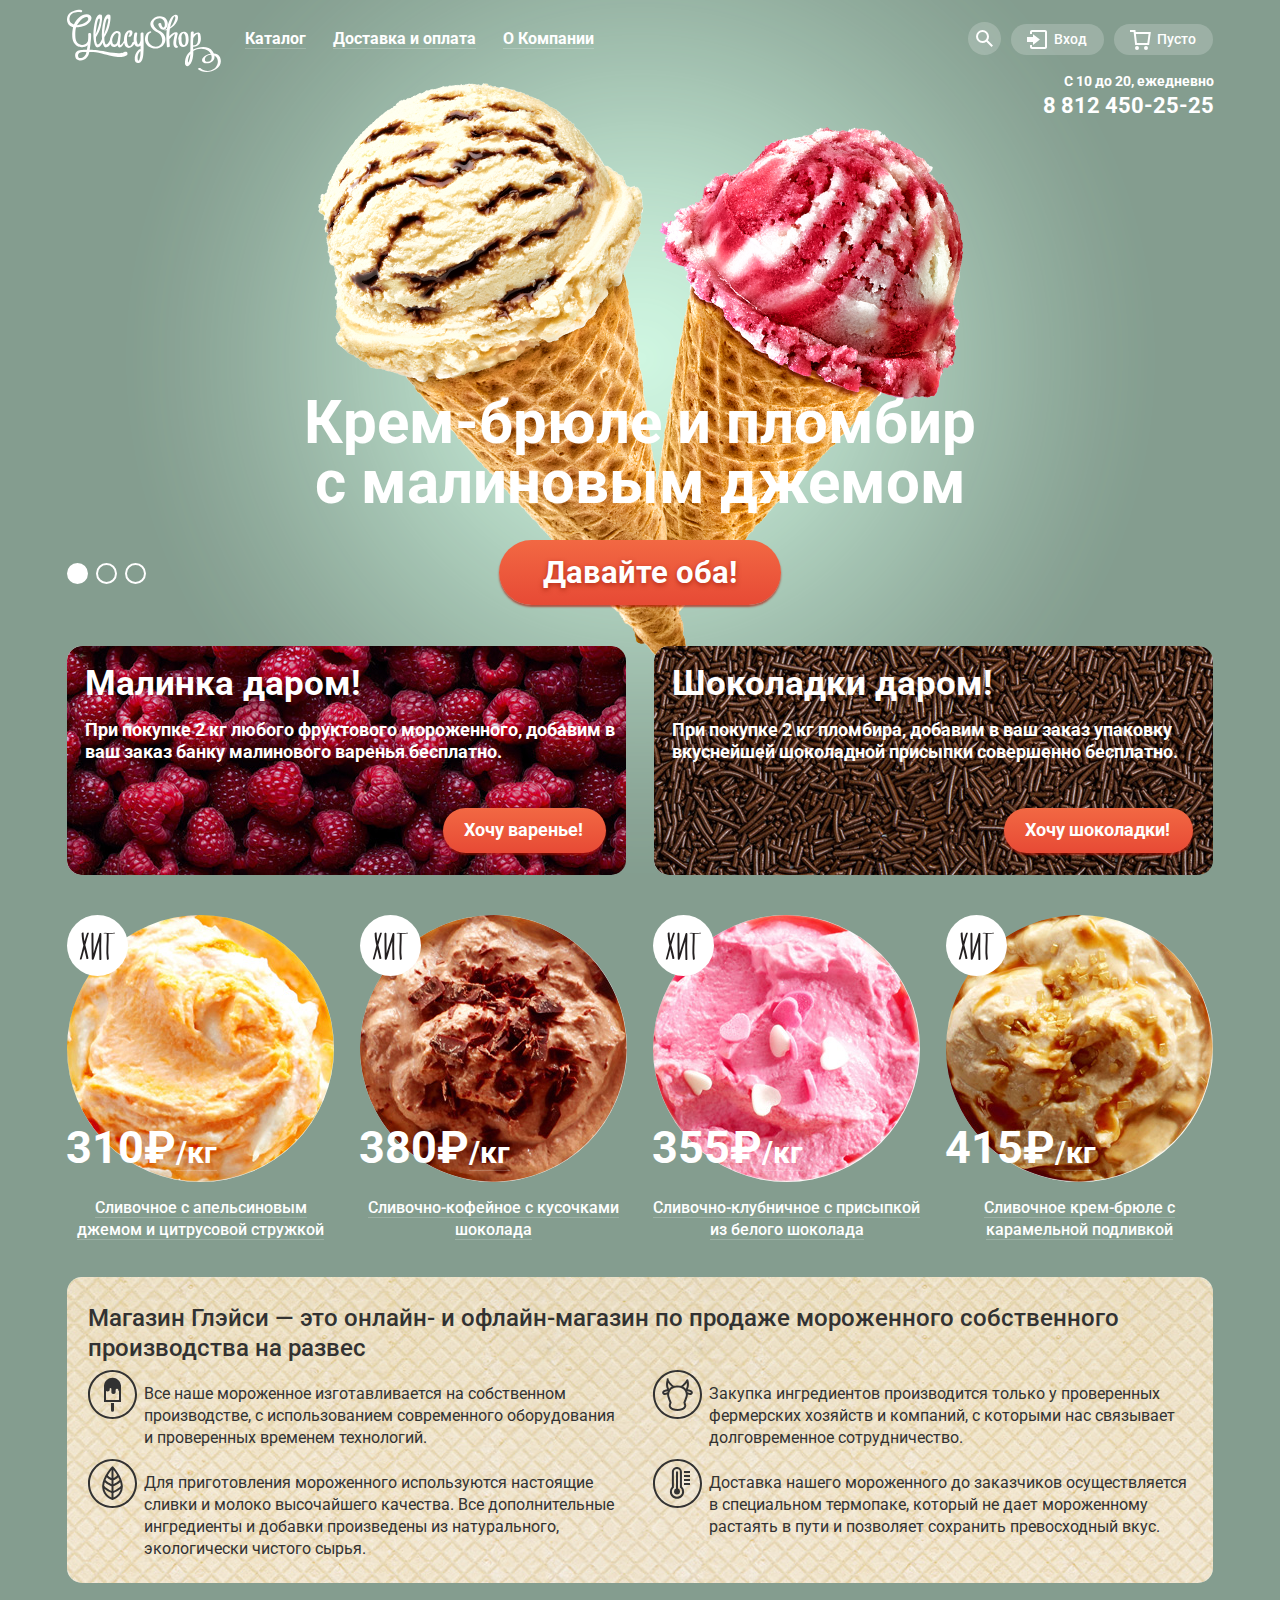
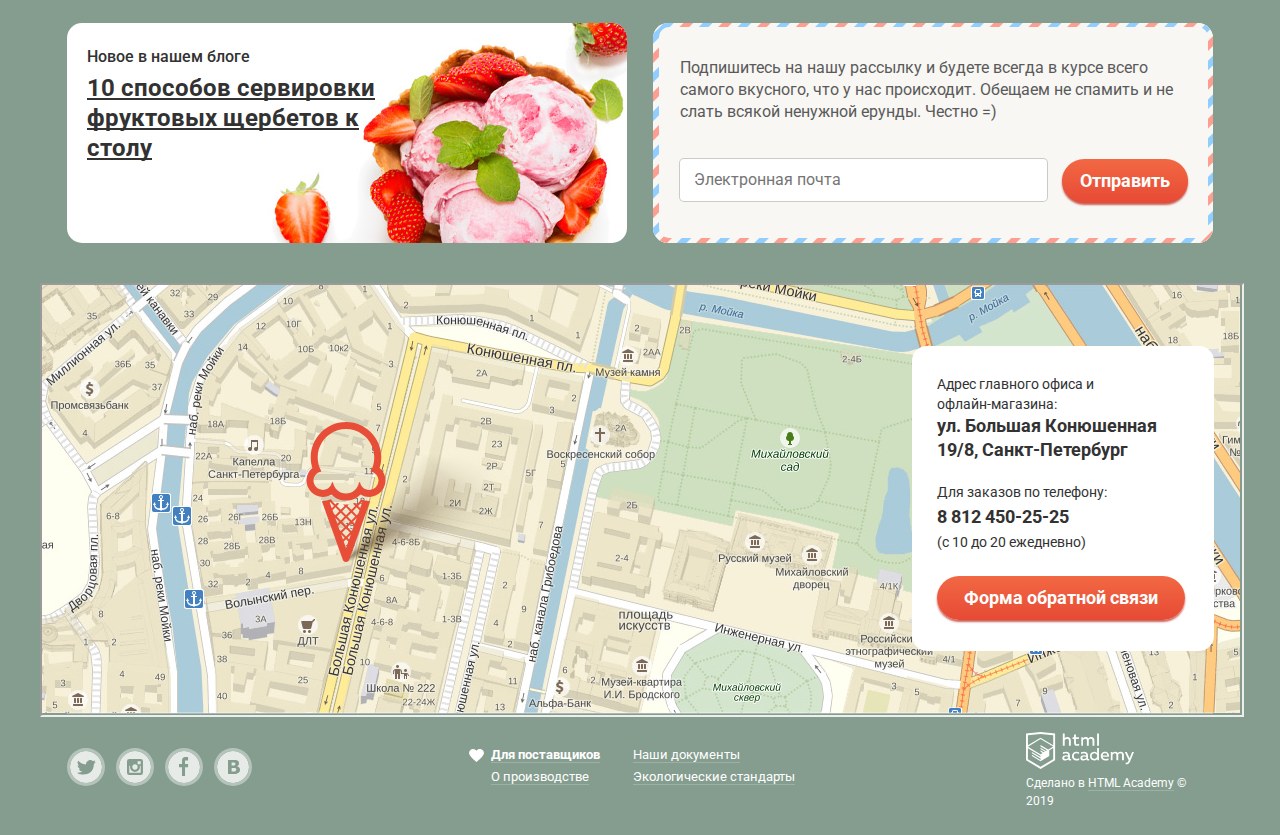
<file: index.html>
﻿<!DOCTYPE html>
<html lang="ru">
	<head>
		<meta charset="utf-8">
		<title>HTML Academy: Глейси</title>
		<link href="https://fonts.googleapis.com/css?family=Roboto:400,500,700&display=swap&subset=cyrillic" rel="stylesheet">
		<link href="css/normolize.css" rel="stylesheet">
		<link href="css/style-mini.css" rel="stylesheet">
	</head>
	<body>
		<input class="visually-hidden" type="radio" id="product-1" name="toggle" checked>
		<input class="visually-hidden" type="radio" id="product-2" name="toggle">
		<input class="visually-hidden" type="radio" id="product-3" name="toggle">
		<div class="site-wrapper">
			<header class="main-header">
			<div class="container">
				<nav class="main-navigation">
					<a class="main-header-logo">
						<img src="img/gllacy.svg" width="154" height="64" alt="Логотип GllacyShop">
					</a>
					<ul class="site-navigation">
						<li class="catalog-popap navigation-background"><a href="full-catalog.html"><span>Каталог</span></a>
							<ul class="site-navigation-catalog">
								<li class="site-navigation-item"><a href="catalog-new.html">Новинки</a></li>
								<li><a href="catalog.html">Сливочное</a></li>
								<li><a href="catalog-cherbet.html">Щербеты</a></li>
								<li><a href="frootice.html">Фруктовый лед</a></li>
								<li><a href="melorin.html">Мелорин</a></li>
							</ul>
						</li>
						<li class="navigation-background"><a href="buy-and-give.html"><span>Доставка и оплата</span></a></li>
						<li class="navigation-background"><a href="about-me.html"><span>О Компании</span></a></li>
					</ul>
					<ul class="user-navigation">
						<li class="user-navigation-search">
							<button type="submit"><span class="visually-hidden">Кнопка поиска</span></button>
							<form class="user-search" action="https://echo.htmlacademy.ru" method="get">
								<input type="search" placeholder="Что ищем?">
							</form>
						</li>
						<li class="user-navigation-enter">
							<a class="login-link" href="enter-form.html">Вход</a>
							<div class="login-user">
								<form class="login-form" action="https://echo.htmlacademy.ru" method="post">
									<div class="login-form-mail">
										<label class="visually-hidden" for="email-1">Электронная почта</label>
										<input id="email-1" type="email" name="login" placeholder="Электронная почта">
									</div>
									<div class="login-form-password">
										<label class="visually-hidden" for="password">Пароль</label>
										<input id="password" name="password" type="password" placeholder="Пароль">
									</div>
									<div class="enter-and-registration">
										<button class="button" type="submit">Войти</button>
										<ul class="registration">
											<li><a href="restore-password.html">Забыли пароль?</a></li>
											<li><a href="new-registration.html">Новая регистрация</a></li>
										</ul>
									</div>
								</form>
							</div>
						</li>
						<li class="user-navigation-basket">
							<a href="basket.html" class="basket-link"><span class="visually-hidden">Корзина</span>Пусто</a>
						</li>
					</ul>
				</nav>
				<div class="site-information">
					<p>С 10 до 20, ежедневно</p>
					<p class="site-information-callnumber">8 812 450-25-25</p>
				</div>
			</div>
			</header>
			<main>
			<div class="container">
				<h1 class="visually-hidden">Магазин мороженного GllacyShop</h1>
				<section class="slider">
					<div class="slider-controls">
						<label for="product-1">Первый</label>
						<label for="product-2">Второй</label>
						<label for="product-3">Третий</label>
					</div>
					<ul class="slider-list">
						<li class="slider-item slide" id="slide1">
							<h3 class="slide-title">Крем-брюле и пломбир с малиновым джемом</h3>
							<a class="button slide-button" href="basket-full.html">Давайте оба!</a>
						</li>
						<li class="slider-item slide" id="slide2">
							<h3 class="slide-title">Шоколадный пломбир и лимонный сорбет</h3>
							<a class="button slide-button" href="basket-full.html">Давайте оба!</a>
						</li>
						<li class="slider-item slide" id="slide3">
							<h3 class="slide-title">Пломбир с помадкой и клубничный щербет</h3>
							<a class="button slide-button" href="basket-full.html">Давайте оба!</a>
						</li>
					</ul>
				</section>
				<section class="stock">
					<div class="stock-raspberries">
						<h3>Малинка даром!</h3>
						<p>При покупке 2 кг любого фруктового мороженного, добавим в ваш заказ банку малинового варенья бесплатно.</p>
						<a class="button" href="basket-full.html">Хочу варенье!</a>
					</div>
					<div class="stock-chocolate">
						<h3>Шоколадки даром!</h3>
						<p>При покупке 2 кг пломбира, добавим в ваш заказ упаковку вкуснейшей шоколадной присыпки совершенно бесплатно.</p>
						<a class="button" href="basket-full.html">Хочу шоколадки!</a>
					</div>
				</section>
				<ul class="catalog-list">
					<li class="catalog-item hit-item">
						<div>
							<figure>
								<img src="img/ice-1.jpg" width="267" height="267" alt="Оранжевое мороженное">
								<figcaption><a href="#"><span>Сливочное с апельсиновым джемом и цитрусовой стружкой</span></a></figcaption>
							</figure>
							<p>310&#x20bd;<span class="disain-price">/кг</span></p>
							<a class="button" href="ice-1.html">Быстрый просмотр</a>
						</div>
					</li>
					<li class="catalog-item hit-item">
						<div>
							<figure>
								<img src="img/ice-2.jpg" width="267" height="267" alt="Шоколадное мороженное">
								<figcaption><a href="#"><span>Сливочно-кофейное с кусочками шоколада</span></a></figcaption>
							</figure>
							<p>380&#x20bd;<span class="disain-price">/кг</span></p>
							<a class="button" href="ice-2.html">Быстрый просмотр</a>
						</div>
					</li>
					<li class="catalog-item hit-item">
						<div>
							<figure>
								<img src="img/ice-3.jpg" width="267" height="267" alt="Розовое с белыми сердечками">
								<figcaption><a href="#"><span>Сливочно-клубничное с присыпкой из белого шоколада</span></a></figcaption>
							</figure>
							<p>355&#x20bd;<span class="disain-price">/кг</span></p>
							<a class="button" href="ice-3.html">Быстрый просмотр</a>
						</div>
					</li>
					<li class="catalog-item hit-item">
						<div>
							<figure>
								<img src="img/ice-4.jpg" width="267" height="267" alt="Карамельное мороженное">
								<figcaption><a href="#"><span>Сливочное крем-брюле с карамельной подливкой</span></a></figcaption>
							</figure>
							<p>415&#x20bd;<span class="disain-price">/кг</span></p>
							<a class="button" href="ice-4.html">Быстрый просмотр</a>
						</div>
					</li>
				</ul>
				<section class="features">
					<h2 class="visually-hidden">Преимущества</h2>
					<p>Магазин Глэйси &mdash; это онлайн- и офлайн-магазин по продаже мороженного собственного производства на развес</p>
					<ul class="features-list">
						<li class="features-item">Все наше мороженное изготавливается на собственном производстве, с использованием современного оборудования и проверенных временем технологий.</li>
						<li class="features-item">Закупка ингредиентов производится только у проверенных фермерских хозяйств и компаний, с которыми нас связывает долговременное сотрудничество.</li>
						<li class="features-item">Для приготовления мороженного используются настоящие сливки и молоко высочайшего качества. Все дополнительные ингредиенты и добавки произведены из натурального, экологически чистого сырья.</li>
						<li class="features-item">Доставка нашего мороженного до заказчиков осуществляется в специальном термопаке, который не дает мороженному растаять в пути и позволяет сохранить превосходный вкус.</li>
					</ul>
				</section>
				<div class="blog-and-form">
					<article class="blog">
						<p>Новое в нашем блоге</p>
						<a href="new-paper.html">
							<h3 class="blog-news">10 способов сервировки фруктовых щербетов к столу</h3>
						</a>
					</article>
					<div class="subscription">
						<div class="subscription-back">
							<p>Подпишитесь на нашу рассылку и будете всегда в курсе всего самого вкусного, что у нас происходит. Обещаем не спамить и не слать всякой ненужной ерунды. Честно =)</p>
							<form class="subscription-form" action="https://echo.htmlacademy.ru" method="post">
								<label class="visually-hidden" for="email-2">Электронная почта</label>
								<input id="email-2" type="email" name="subscribe-email" placeholder="Электронная почта">
								<button class="button" type="submit">Отправить</button>
							</form>
						</div>
					</div>
				</div>
			</div>
			</main>
			<div class="map-and-contacts">
				<iframe src="https://yandex.ru/map-widget/v1/-/CCgfEYzN" width="1200" height="430"  allowfullscreen></iframe>
				<div class="contacts">
					<p>Адрес главного офиса и офлайн-магазина:</p> 
					<p class="contacts-bold"><b>ул. Большая Конюшенная 19/8, Санкт-Петербург</b></p>
					<p>Для заказов по телефону:</p>
					<p class="contacts-bold"><b>8 812 450-25-25</b></p> 
					<p>(с 10 до 20 ежедневно)</p>
					<a class="button button-calling-form" href="calling-user.html">Форма обратной связи</a> 
				</div>
			</div>
			<footer>
			<div class="container">
			<div class="main-footer">
				<div class="network-social">
					<ul class="footer-social">
						<li class="social-icon"><a class="social-button tw-btn" href="#">Твитер</a></li>
						<li class="social-icon"><a class="social-button inst-btn" href="#">Инстаграм</a></li>
						<li class="social-icon"><a class="social-button face-btn" href="#">Фейсбук</a></li>
						<li class="social-icon"><a class="social-button vk-btn" href="#">Вконтакте</a></li>
					</ul>
				</div>
				<div class="network-information">
					<ul class="footer-list">
						<li class="footer-item"><a href="#"><span>Для поставщиков</span></a></li>
						<li class="footer-item"><a href="#"><span>Наши документы</span></a></li>
						<li class="footer-item"><a href="#"><span>О производстве</span></a></li>
						<li class="footer-item"><a href="#"><span>Экологические стандарты</span></a></li> 
					</ul>
				</div>
				<div class="footer-copyright">
					<a href="https://htmlacademy.ru/intensive/htmlcss">
						<img src="img/logo-htmlacademy-small.svg" width="108" height="39" alt="Логотип HTML Academy">
					</a>
					<p>Сделано в <a href="https://htmlacademy.ru/intensive/htmlcss"><span>HTML Academy</span></a> &copy; 2019</p>
				</div>
			</div>
			</div>
			</footer>
		</div>
		<div class="calling-user">
			<button class="close-button" type="button">Закрыть</button>
			<form class="form-calling-user" action="https://echo.htmlacademy.ru" method="post">
				<p>Мы обязательно вам ответим!</p>
				<div class="call-name">
					<label class="visually-hidden" for="calling-login">Имя</label>
					<input type="text" name="calling-login" id="calling-login" placeholder="Как вас зовут?">
				</div>
				<div class="call-email">
					<label class="visually-hidden" for="calling-email">Электронная почта</label>
					<input type="email" id="calling-email" name="calling-email" placeholder="Ваша почта для ответа?">
				</div>
				<textarea name="comments" placeholder="Напишите что-нибудь"></textarea>
				<button class="button" type="submit">Отправить</button>
			</form>
		</div>
		<script src="js/script-mini.js"></script>
		</body>
</html>
</file>
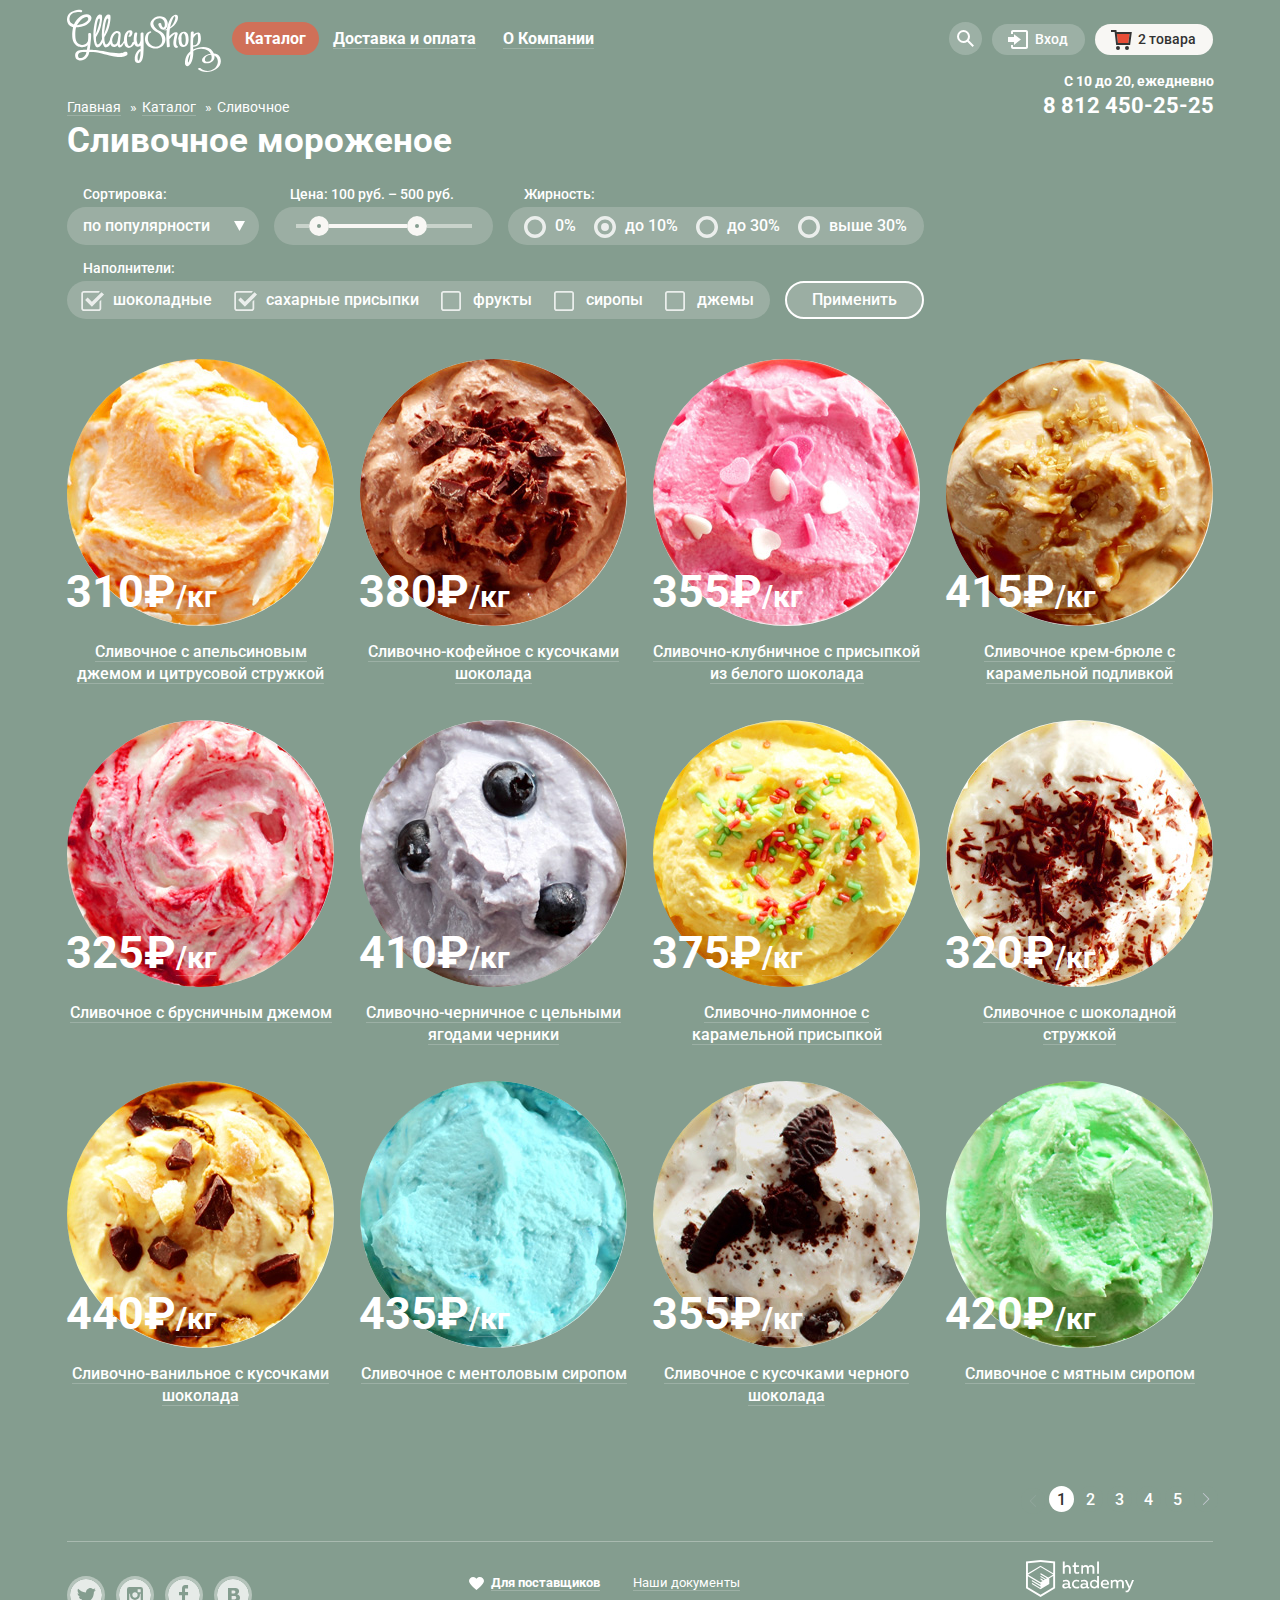
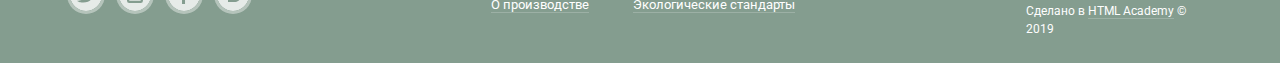
<file: catalog.html>
﻿<!DOCTYPE html>
<html lang="ru">
	<head>
		<meta charset="utf-8">
		<title>HTML Academy: Глейси</title>
		<link href="https://fonts.googleapis.com/css?family=Roboto:400,500,700&display=swap&subset=cyrillic" rel="stylesheet">
		<link href="css/normolize.css" rel="stylesheet">
		<link href="css/style-mini.css" rel="stylesheet">
	</head>
	<body>
		<header class="main-header">
		<div class="container">
			<nav class="main-navigation">
				<a class="main-header-logo" href="index.html">
					<img src="img/gllacy.svg" width="154" height="64" alt="Логотип GllacyShop">
				</a>
				<ul class="site-navigation">
					<li class="catalog-popap navigation-background page-focus"><a href="full-catalog.html"><span>Каталог</span></a>
						<ul class="site-navigation-catalog">
							<li class="site-navigation-item"><a href="catalog-new.html">Новинки</a></li>
							<li class="site-navigation-online"><a href="#">Сливочное</a></li>
							<li><a href="catalog-cherbet.html">Щербеты</a></li>
							<li><a href="frootice.html">Фруктовый лед</a></li>
							<li><a href="melorin.html">Мелорин</a></li>
						</ul>
					</li>
					<li class="navigation-background"><a href="buy-and-give.html"><span>Доставка и оплата</span></a></li>
					<li class="navigation-background"><a href="about-me.html"><span>О Компании</span></a></li>
				</ul>
				<ul class="user-navigation">
					<li class="user-navigation-search">
						<button type="submit"><span class="visually-hidden">Кнопка поиска</span></button>
						<form class="user-search" action="https://echo.htmlacademy.ru" method="get">
							<input type="search" placeholder="Что ищем?">
						</form>
					</li>
					<li class="user-navigation-enter">
						<a class="login-link" href="enter-form.html">Вход</a>
						<div class="login-user">
							<form class="login-form" action="https://echo.htmlacademy.ru" method="post">
								<div class="login-form-mail">
									<label class="visually-hidden" for="email-1">Электронная почта</label>
									<input id="email-1" type="email" name="login" placeholder="Электронная почта">
								</div>
								<div class="login-form-password">
									<label class="visually-hidden" for="password">Пароль</label>
									<input id="password" name="password" type="password" placeholder="Пароль">
								</div>
								<div class="enter-and-registration">
									<button class="button" type="submit">Войти</button>
									<ul class="registration">
										<li><a href="restore-password.html">Забыли пароль?</a></li>
										<li><a href="new-registration.html">Новая регистрация</a></li>
									</ul>
								</div>
							</form>
						</div>
					</li>
					<li class="user-navigation-basket">
						<a href="basket.html" class="basket-link-full"><span class="visually-hidden">Корзина</span>2 товара</a>
						<div class="ice-user-basket">	
							<table class="basket-of-ice">
								<tr>
									<td><button><img width="11" height="11" src="img/delete-btn.svg" alt="Кнопка удаления"></button></td>
									<td><img src="img/ice-1.jpg" width="33" height="33" alt="Апельсиновый пломбир"></td>
									<td>Пломбир с апельсиновым джемом</td>
									<td>1,5кг &times; <span>200 руб.</span></td>
									<td>300 руб.</td>
								</tr>
								<tr>
									<td><button><img width="11" height="11" src="img/delete-btn.svg" alt="Кнопка удаления"></button></td>
									<td><img src="img/ice-3.jpg" width="33" height="33" alt="Клубничный пломбир"></td>
									<td class="basket-of-ice-line">Клубничный пломбир с присыпкой из белого шоколада</td>
									<td class="basket-of-ice-line">1,5кг &times; <span>300 руб.</span></td>
									<td class="basket-of-ice-line">450 руб.</td>
								</tr>
							</table>
							<div class="price-and-buy">
								<p>Итого: 750 руб.</p>
								<a class="button" href="basket-full.html">Оформить заказ</a>
							</div>
						</div>
					</li>
				</ul>
			</nav>
			<div class="site-information">
				<p class="site-information-timework">С 10 до 20, ежедневно</p>
				<p class="site-information-callnumber">8 812 450-25-25</p>
			</div>
		</div>
		</header>
		<main class="main-catalog">
		<div class="container">
			<ul class="road-list">
				<li class="road-item"><a href="index.html"><span>Главная</span></a></li>
				<li class="road-item"><a href="full-catalog.html"><span>Каталог</span></a></li>
				<li>Сливочное</li>
			</ul>
			<h2 class="catalog-name">Сливочное мороженое</h2>
			<form class="selection" action="https://echo.htmlacademy.ru" method="get">
				<div class="selection-sorting">
					<label for="selection-sorting">Сортировка:</label>
					<select class="selected-variant" id="selection-sorting" name="selection-sorting">
						<option>по популярности</option>
						<option>сначала недорогие</option>
						<option>сначала дорогие</option>
						<option>по жирности</option>
					</select>
				</div>
				<div class="selection-price">
					<label>Цена: 100 руб. &ndash; 500 руб.</label>
					<div class="selection-range">
						<div class="disable-range">
							<div class="action-range"></div>
							<button type="button" class="left-range-btn"></button>
							<button type="button" class="right-range-btn"></button>
						</div>
					</div>
				</div>
				<div class="selection-fat">
					<p>Жирность:</p>
					<div>
						<label>
							<input class="visually-hidden" type="radio" name="selection-fat" value="0%">
							<span class="radio-indicator"></span>
							0%
						</label>
						<label>
							<input class="visually-hidden" type="radio" name="selection-fat" value="10%" checked>
							<span class="radio-indicator"></span>
							до 10%
						</label>
						<label>
							<input class="visually-hidden" type="radio" name="selection-fat" value="<30%">
							<span class="radio-indicator"></span>
							до 30%
						</label>
						<label>
							<input class="visually-hidden" type="radio" name="selection-fat" value=">30%">
							<span class="radio-indicator"></span>
							выше 30%
						</label>
					</div>
				</div>
				<div class="selection-filler">
					<p>Наполнители:</p>
					<div class="filler-checkbox">
						<label>
							<input class="visually-hidden" type="checkbox" name="chocolate" value="chocolate" checked>
							<span class="checkbox-indicator"></span>
							шоколадные
						</label>
						<label>
							<input class="visually-hidden" type="checkbox" name="shugar" value="shugar" checked>
							<span class="checkbox-indicator"></span>
							сахарные присыпки
						</label>
						<label>
							<input class="visually-hidden" type="checkbox" name="fruits" value="fruits">
							<span class="checkbox-indicator"></span>
							фрукты
						</label>
						<label>
							<input class="visually-hidden" type="checkbox" name="syrup" value="syrup">
							<span class="checkbox-indicator"></span>
							сиропы
						</label>
						<label>
							<input class="visually-hidden" type="checkbox" name="jam" value="jam">
							<span class="checkbox-indicator"></span>
							джемы
						</label>
					</div>
				</div>
				<button class="btn-submit" type="submit">Применить</button>
			</form>
			<ul class="catalog-list">
				<li class="catalog-item">
					<div>
						<figure>
							<img src="img/ice-1.jpg" width="267" height="267" alt="Оранжевое мороженное">
							<figcaption><a href="#"><span>Сливочное с апельсиновым джемом и цитрусовой стружкой</span></a></figcaption>
						</figure>
						<p>310&#x20bd;<span class="disain-price">/кг</span></p>
						<a class="button" href="ice-1.html">Быстрый просмотр</a>
					</div>
				</li>
				<li class="catalog-item">
					<div>
						<figure>
							<img src="img/ice-2.jpg" width="267" height="267" alt="Шоколадное мороженное">
							<figcaption><a href="#"><span>Сливочно-кофейное с кусочками шоколада</span></a></figcaption>
						</figure>
						<p>380&#x20bd;<span class="disain-price">/кг</span></p>
						<a class="button" href="ice-2.html">Быстрый просмотр</a>
					</div>
				</li>
				<li class="catalog-item">
					<div>
						<figure>
							<img src="img/ice-3.jpg" width="267" height="267" alt="Розовое с белыми сердечками">
							<figcaption><a href="#"><span>Сливочно-клубничное с присыпкой из белого шоколада</span></a></figcaption>
						</figure>
						<p>355&#x20bd;<span class="disain-price">/кг</span></p>
						<a class="button" href="ice-3.html">Быстрый просмотр</a>
					</div>
				</li>
				<li class="catalog-item">
					<div>
						<figure>
							<img src="img/ice-4.jpg" width="267" height="267" alt="Карамельное мороженное">
							<figcaption><a href="#"><span>Сливочное крем-брюле с карамельной подливкой</span></a></figcaption>
						</figure>
						<p>415&#x20bd;<span class="disain-price">/кг</span></p>
						<a class="button" href="ice-4.html">Быстрый просмотр</a>
					</div>
				</li>
				<li class="catalog-item">
					<div>
						<figure>
							<img src="img/ice-5.jpg" width="267" height="267" alt="Красно-белое мороженное">
							<figcaption><a href="#"><span>Сливочное с брусничным джемом</span></a></figcaption>
						</figure>
						<p>325&#x20bd;<span class="disain-price">/кг</span></p>
						<a class="button" href="ice-5.html">Быстрый просмотр</a>
					</div>
				</li>
				<li class="catalog-item">
					<div>
						<figure>
							<img src="img/ice-6.jpg" width="267" height="267" alt="Черничное мороженное">
							<figcaption><a href="#"><span>Сливочно-черничное с цельными ягодами черники</span></a></figcaption>
						</figure>
						<p>410&#x20bd;<span class="disain-price">/кг</span></p>
						<a class="button" href="ice-6.html">Быстрый просмотр</a>
					</div>
				</li>
				<li class="catalog-item">
					<div>
						<figure>
							<img src="img/ice-7.jpg" width="267" height="267" alt="Желтое мороженное с присыпкой">
							<figcaption><a href="#"><span>Сливочно-лимонное с карамельной присыпкой</span></a></figcaption>
						</figure>
						<p>375&#x20bd;<span class="disain-price">/кг</span></p>
						<a class="button" href="ice-7.html">Быстрый просмотр</a>
					</div>
				</li>
				<li class="catalog-item">
					<div>
						<figure>
							<img src="img/ice-8.jpg" width="267" height="267" alt="Белое мороженное с шоколадом">
							<figcaption><a href="#"><span>Сливочное с шоколадной стружкой</span></a></figcaption>
						</figure>
						<p>320&#x20bd;<span class="disain-price">/кг</span></p>
						<a class="button" href="ice-8.html">Быстрый просмотр</a>
					</div>
				</li>
				<li class="catalog-item">
					<div>
						<figure>
							<img src="img/ice-9.jpg" width="267" height="267" alt="Кремовое мороженное с кусочками шоколада">
							<figcaption><a href="#"><span>Сливочно-ванильное с кусочками шоколада</span></a></figcaption>
						</figure>
						<p>440&#x20bd;<span class="disain-price">/кг</span></p>
						<a class="button" href="ice-9.html">Быстрый просмотр</a>
					</div>
				</li>
				<li class="catalog-item">
					<div>
						<figure>
							<img src="img/ice-10.jpg" width="267" height="267" alt="Голубое мороженное">
							<figcaption><a href="#"><span>Сливочное с ментоловым сиропом</span></a></figcaption>
						</figure>
						<p>435&#x20bd;<span class="disain-price">/кг</span></p>
						<a class="button" href="ice-10.html">Быстрый просмотр</a>
					</div>
				</li>
				<li class="catalog-item">
					<div>
						<figure>
							<img src="img/ice-11.jpg" width="267" height="267" alt="Белое мороженное с кусочками шоколада">
							<figcaption><a href="#"><span>Сливочное с кусочками черного шоколада</span></a></figcaption>
						</figure>
						<p>355&#x20bd;<span class="disain-price">/кг</span></p>
						<a class="button" href="ice-11.html">Быстрый просмотр</a>
					</div>
				</li>
				<li class="catalog-item">
					<div>
						<figure>
							<img src="img/ice-12.jpg" width="267" height="267" alt="Зеленое мороженное">
							<figcaption><a href="#"><span>Сливочное с мятным сиропом</span></a></figcaption>
						</figure>
						<p>420&#x20bd;<span class="disain-price">/кг</span></p>
						<a class="button" href="ice-12.html">Быстрый просмотр</a>
					</div>
				</li>
			</ul>
			<ul class="road-number">
				<li class="road-number-item"><a href="#"><span class="visually-hidden">Прокрутка назад</span><img  width="8" height="12" src="img/icon-right-small.svg" alt="Листать влево"></a></li>
				<li class="road-number-item"><a href="#" class="road-number-active">1</a></li>
				<li class="road-number-item"><a href="page-2.html">2</a></li>
				<li class="road-number-item"><a href="page-3.html">3</a></li>
				<li class="road-number-item"><a href="page-4.html">4</a></li>
				<li class="road-number-item"><a href="page-5.html">5</a></li>
				<li class="road-number-item"><a href="page-next.html"><span class="visually-hidden">Прокрутка вперед</span><img  width="8" height="12" src="img/icon-right-small.svg" alt="Листать вправо"></a></li>
			</ul>
		</div>
		</main>
		<footer>
		<div class="container">
		<div class="main-footer">
			<div class="network-social">
				<ul  class="footer-social">
					<li class="social-icon"><a class="social-button tw-btn" href="#">Твитер</a></li>
					<li class="social-icon"><a class="social-button inst-btn" href="#">Инстаграм</a></li>
					<li class="social-icon"><a class="social-button face-btn" href="#">Фейсбук</a></li>
					<li class="social-icon"><a class="social-button vk-btn" href="#">Вконтакте</a></li>
				</ul>
			</div>
			<div class="network-information">
				<ul class="footer-list">
					<li class="footer-item"><a href="#"><span>Для поставщиков</span></a></li>
					<li class="footer-item"><a href="#"><span>Наши документы</span></a></li>
					<li class="footer-item"><a href="#"><span>О производстве</span></a></li>
					<li class="footer-item"><a href="#"><span>Экологические стандарты</span></a></li> 
				</ul>
			</div>
			<div class="footer-copyright">
				<a href="https://htmlacademy.ru/intensive/htmlcss">
					<img src="img/logo-htmlacademy-small.svg" width="108" height="39" alt="Логотип HTML Academy">
				</a>
				<p>Сделано в <a href="https://htmlacademy.ru/intensive/htmlcss"><span>HTML Academy</span></a> &copy; 2019</p>
			</div>
		</div>
		</div>
		</footer>
	</body>
</html>
</file>
<file: css/style-mini.css>
body {margin: 0;padding: 0;font-family: "Roboto", Arial, sans-serif;font-size: 16px;line-height: 22px;font-weight: 400;color: #fff;background-color: #849d8f;}img {max-width: 100%;height: auto;}.visually-hidden:not(:focus):not(:active),input[type="checkbox"].visually-hidden,input[type="radio"].visually-hidden {position: absolute;width: 1px;height: 1px;margin: -1px;border: 0;padding: 0;white-space: nowrap;-webkit-clip-path: inset(100%);clip-path: inset(100%);clip: rect(0 0 0 0);overflow: hidden;}.site-wrapper {min-width: 1200px;background-color: #849d8f;background-image: url("../img/big-ice1.png");background-repeat: no-repeat;background-position: top center;-webkit-transition: background-image 0.5s ease, background-color 0.5s ease;-o-transition: background-image 0.5s ease, background-color 0.5s ease;transition: background-image 0.5s ease, background-color 0.5s ease;}.site-wrapper::before,.site-wrapper::after {content: "";visibility: hidden;}.site-wrapper::before {background-image: url("..//img/big-ice2.png");}.site-wrapper::after {background-image: url("..//img/big-ice3.png");}.container {width: 1146px;margin: 0 auto;padding: 0 27px;}.main-navigation {display: -webkit-box;display: -ms-flexbox;display: flex;}.main-navigation img{margin-top: 9px;margin-right: 11px;}.site-navigation,.user-navigation,.road-list,.catalog-list {list-style: none;}.road-list a {color: #fff;text-decoration: none;}.site-navigation {display: -webkit-box;display: -ms-flexbox;display: flex;-ms-flex-wrap: wrap;flex-wrap: wrap;margin: 0;padding: 0;width: 400px;margin-right: auto;font-size: 16px;line-height: 18px;font-weight: bold;color: #fff;}.site-navigation > li {position: relative;margin: 0;margin-right: 1px;padding: 0;margin-top: 30px;}.navigation-background > a {padding: 7px 13px;color: #fff;text-decoration: none;}.navigation-background span {border-bottom: 1px solid rgba(255, 255, 255, 0.2);}.navigation-background span:hover,.navigation-background span:focus,.navigation-background span:active {border-bottom: none;}.navigation-background > a:hover,.navigation-background > a:focus {color: #323232;text-decoration: none;border-radius: 25px;background-color: #f7f6f3;}.navigation-background > a:active {color: #323232;text-decoration: none;border-radius: 25px;-webkit-box-shadow: inset 0 2px 1px 0 #696969;box-shadow: inset 0 2px 1px 0 #696969;background-color: #f7f6f3;}.site-navigation-catalog {display: none;position: absolute;left: -8px;top: 30px;width: 143px;list-style: none;margin: 0;padding: 0;font-size: 14px;line-height: 16px;font-weight: 400;-webkit-box-shadow: 0 20px 20px 0 rgba(0, 0, 0, 0.4);box-shadow: 0 20px 20px 0 rgba(0, 0, 0, 0.4);background-color: #f8f7f4;border-radius: 5px;z-index: 10;}.site-navigation-catalog li:first-child {border-top-left-radius: 5px;border-top-right-radius: 5px;}.site-navigation-catalog li:last-child {border-bottom-left-radius: 5px;border-bottom-right-radius: 5px;}.catalog-popap:hover .site-navigation-catalog {display: block;}.site-navigation-catalog li {margin: 0;padding: 0;}.site-navigation-catalog li:first-child {font-weight: bold;}.site-navigation-catalog li:hover,.site-navigation-catalog li:focus {background-color: #fbded7;}.site-navigation-catalog li:active {background-color: #f6b5a5;}.site-navigation-catalog a {display: block;margin: 0 9px 0 6px;padding: 0;padding-top: 8px;padding-bottom: 10px;padding-left: 15px;color: #323232;text-decoration: none;}.site-navigation-item a {padding-top: 11px;padding-bottom: 11px;border-bottom: 1px solid #323232;}.site-navigation-online {background-color: #d07058;}.page-focus > a {color: #fff;text-decoration: none;background-color: #d07058;border-radius: 25px;}.page-focus span {border-bottom: none;}.user-navigation {display: -webkit-box;display: -ms-flexbox;display: flex;-ms-flex-wrap: wrap;flex-wrap: wrap;-webkit-box-pack: end;-ms-flex-pack: end;justify-content: flex-end;width: 340px;margin: 0;padding: 0;}.user-navigation > li {margin: 0;padding: 0;margin-top: 28px;margin-left: 10px;}.user-navigation .user-navigation-search {position: relative;margin-top: 22px;}.user-navigation-search button {width: 33px;height: 33px;border: none;background-color: rgba(255, 255, 255, 0.2);background-image: url("../img/loupe.svg");background-repeat: no-repeat;background-position: 50%;border-radius: 50%;}.user-navigation-search button:hover,.user-navigation-search button:focus,.user-navigation-search button:active {background-color: #f8f7f4;background-image: url("../img/loupe-black.svg");background-repeat: no-repeat;background-position: 50%;}.user-search {display: none;position: absolute;top: 37px;right: -16px;padding: 20px 15px;border: none;border-radius: 5px;-webkit-box-shadow: 0 20px 20px 0 rgba(0, 0, 0, 0.4);box-shadow: 0 20px 20px 0 rgba(0, 0, 0, 0.4);background-color: #f8f7f4;z-index: 10;}.user-navigation-search:hover .user-search,.user-navigation-search:focus .user-search,.user-navigation-search:active .user-search {display: block;}.user-search input {min-width: 311px;min-height: 44px;padding-left: 15px;vertical-align: middle;border-radius: 5px;background-color: #fff;}.user-navigation-enter > a,.user-navigation-basket > a {margin: 0;padding: 7px 17px 8px 43px;font-size: 14px;line-height: 16px;font-weight: 500;color: #fff;text-decoration: none;border-radius: 25px;background-color: rgba(255, 255, 255, 0.2);}.user-navigation-basket .basket-link-full {color: #323232;background-color: #f8f7f4;}.login-link::before {content: "";position: absolute;left: 16px;top: 2px;width: 21px;height: 19px;background-image: url("../img/door.svg");background-repeat: no-repeat;background-position: 0 0;}.basket-link::before {content: "";position: absolute;left: 16px;top: 2px;width: 21px;height: 20px;background-image: url("../img/basket.svg");background-repeat: no-repeat;background-position: 0 0;}.basket-link-full::before {content: "";position: absolute;left: 16px;top: 2px;width: 21px;height: 20px;background-image: url("../img/basket-full.svg");background-repeat: no-repeat;background-position: 0 0;}.login-link:hover::before,.login-link:focus::before,.login-link:active::before {background-image: url(../img/door-black.svg);}.user-navigation-enter,.user-navigation-basket {position: relative;}.login-form {position: absolute;display: -webkit-box;display: -ms-flexbox;display: flex;-webkit-box-orient: vertical;-webkit-box-direction: normal;-ms-flex-direction: column;flex-direction: column;top: 33px;right: 0;margin: 0;padding: 20px;border-radius: 5px;-webkit-box-shadow: 0 20px 20px 0 rgba(0, 0, 0, 0.4);box-shadow: 0 20px 20px 0 rgba(0, 0, 0, 0.4);background-color: #f8f7f4;z-index: 20;}.login-user {display: none;}.user-navigation-enter:hover .login-user {display: block;}.login-form input {width: 241px;min-height: 44px;vertical-align: middle;margin: 0;margin-bottom: 20px;padding: 0;padding-left: 15px;border-radius: 5px;border: 1px solid #d3d3d2;background-color: #fff;}.enter-and-registration {display: -webkit-box;display: -ms-flexbox;display: flex;-webkit-box-orient: horizontal;-webkit-box-direction: normal;-ms-flex-direction: row;flex-direction: row;}.enter-and-registration .registration {list-style: none;margin: 0;margin-left: 20px;padding: 0;color: #323232;}.registration a {font-size: 13px;line-height: 24px;font-weight: 400;color: inherit;}.user-navigation-enter a:hover,.user-navigation-enter a:focus,.user-navigation-enter a:active {color: #323232;background-color: #f8f7f4;}.registration a:hover,.registration a:focus,.registration a:active {color: #e84d37;}.ice-user-basket {display: none;position: absolute;right: 0;top: 32px;width: 540px;margin: 0;padding: 0;border-radius: 5px;-webkit-box-shadow: 0 20px 20px 0 rgba(0, 0, 0, 0.4);box-shadow: 0 20px 20px 0 rgba(0, 0, 0, 0.4);background-color: #f8f7f4;z-index: 20;}.user-navigation-basket:hover .ice-user-basket,.user-navigation-basket:focus .ice-user-basket,.user-navigation-basket:active .ice-user-basket {display: block;}.ice-user-basket table {width: 510px;margin: 15px;padding: 0;padding-bottom: 15px;border-collapse: collapse;border-bottom: 1px solid #cacac7;font-size: 13px;line-height: 16px;font-weight: 400;color: #323232;}.basket-of-ice-line {vertical-align: top;padding-top: 20px;padding-bottom: 15px;}.basket-of-ice td:first-child {width: 20px;vertical-align: top;}.basket-of-ice button {margin: 0;margin-top: 10px;padding: 0;font-size: 0;width: 11px;height: 11px;background-color: inherit;border: none;cursor: pointer;}.basket-of-ice img {border-radius: 50%;}.basket-of-ice td:nth-child(2) {width: 45px;text-align: left;vertical-align: top;}.basket-of-ice td:nth-child(3) {width: 220px;}.basket-of-ice td:nth-child(4) {width: 150px;text-align: center;}.basket-of-ice td:last-child {text-align: center;}.basket-of-ice span {color: #999999;}.price-and-buy {text-align: right;margin-bottom: 30px;}.price-and-buy p {margin: 0;margin-top: 15px;margin-right: 15px;margin-bottom: 20px;padding: 0;text-align: right;font-size: 15px;line-height: 18px;font-weight: bold;color: #323232;}.price-and-buy .button {margin: 0;margin-right: 15px;text-decoration: none;}.site-information {margin-top: -6px;margin-right: -1px;margin-bottom: 0;text-align: right;font-size: 14px;line-height: 16px;font-weight: bold;color: #fff;}.site-information p {margin: 0;}.site-information .site-information-callnumber {margin-top: 5px;font-size: 22px;line-height: 24px;}.slider {position: relative;padding-top: 275px;text-align: center;color: #fff;}.slider-list {margin: 0;padding: 0;list-style: none;}.slide {display: none;}.slide-title {width: 700px;margin: 0 auto;margin-bottom: 27px;font-size: 60px;line-height: 60px;font-weight: bold;}.slider-controls {position: absolute;bottom: 20px;left: 0;z-index: 20;font-size: 0;}.slider-controls label {display: inline-block;width: 17px;height: 17px;margin-right: 8px;vertical-align: top;background-color: transpatent;border: 2px solid #fff;border-radius: 50%;}#product-1:checked ~ .site-wrapper {background-color: #849d8f;background-image: url("../img/big-ice1.png");}#product-2:checked ~ .site-wrapper {background-color: #8996a6;background-image: url("../img/big-ice2.png");}#product-3:checked ~ .site-wrapper {background-color: #9d8b84;background-image: url("../img/big-ice3.png");}#product-1:checked ~ .site-wrapper #slide1,#product-2:checked ~ .site-wrapper #slide2,#product-3:checked ~ .site-wrapper #slide3 {display: block;}#product-1:checked ~ .site-wrapper label[for="product-1"],#product-2:checked ~ .site-wrapper label[for="product-2"],#product-3:checked ~ .site-wrapper label[for="product-3"] {background-color: #fff;}#product-1:checked ~ .site-wrapper label[for="product-2"]:hover,#product-1:checked ~ .site-wrapper label[for="product-3"]:hover,#product-2:checked ~ .site-wrapper label[for="product-1"]:hover,#product-2:checked ~ .site-wrapper label[for="product-3"]:hover,#product-3:checked ~ .site-wrapper label[for="product-1"]:hover,#product-3:checked ~ .site-wrapper label[for="product-2"]:hover {background-color: rgba(248, 247, 244, 0.4);}.main-catalog {margin-top: -19px;}.stock {display: -webkit-box;display: -ms-flexbox;display: flex;-ms-flex-wrap: wrap;flex-wrap: wrap;-webkit-box-pack: justify;-ms-flex-pack: justify;justify-content: space-between;margin: 0;padding: 0;margin-top: 41px;margin-bottom: 40px;}.stock-raspberries,.stock-chocolate {display: -webkit-box;display: -ms-flexbox;display: flex;-webkit-box-orient: vertical;-webkit-box-direction: normal;-ms-flex-direction: column;flex-direction: column;padding: 17px 10px 22px 18px;width: 531px;border-radius: 15px;}.stock-raspberries h3,.stock-chocolate h3{margin: 0;padding: 0;font-size: 35px;line-height: 41px;font-weight: bold;}.stock-raspberries p,.stock-chocolate p{margin: 0;margin-top: 15px;margin-bottom: 45px;padding: 0;font-size: 18px;line-height: 22px;font-weight: bold;}.stock-raspberries a,.stock-chocolate a{padding: 10px 23px 11px 21px;display: inline-block;-ms-flex-item-align: end;align-self: flex-end;vertical-align: middle;margin-right: 10px;text-decoration: none;}.stock-raspberries {background-color: #a3010e;background-image: url("../img/raspberries.jpg");background-repeat: no-repeat;background-size: cover;}.stock-chocolate {background-color: #66412f;background-image: url("../img/chocolate.jpg");background-repeat: no-repeat;background-size: cover;}.features {margin: 0;margin-top: 1px;margin-bottom: 40px;padding: 0;padding-left: 21px;padding-top: 26px;font-size: 16px;line-height: 22px;color: #323232;border-radius: 15px;background-color: #e9dbb6;background-image: url("../img/wafer.jpg");background-repeat: no-repeat;}.features p {margin: 0;padding: 0;margin-bottom: 20px;font-size: 24px;line-height: 30px;font-weight: 500;}.features .features-list {display: -webkit-box;display: -ms-flexbox;display: flex;-ms-flex-wrap: wrap;flex-wrap: wrap;-webkit-box-pack: justify;-ms-flex-pack: justify;justify-content: space-between;margin: 0;padding: 0;padding-left: 56px;padding-right: 25px;list-style: none;}.features-item {position: relative;width: 479px;margin: 0;padding: 0;padding-bottom: 23px;z-index: 2}.features-item::before {content: "";position: absolute;top: -13px;left: -56px;width: 49px;height: 49px;background-repeat: no-repeat;background-position: 0 0;}.features-item:first-child::before {background-image: url("../img/ice-cream.svg");}.features-item:nth-child(2)::before {background-image: url("../img/cow.svg");}.features-item:nth-child(3)::before {background-image: url("../img/leaf.svg");}.features-item:last-child::before {background-image: url("../img/termometer.svg");}.blog-and-form {display: -webkit-box;display: -ms-flexbox;display: flex;margin: 0;padding: 0;margin-bottom: 40px;}.blog {width: 560px;min-height: 220px;margin-right: auto;padding: 23px 20px ;-webkit-box-sizing: border-box;box-sizing: border-box;border-radius: 15px;background-color: #fff;background-image: url("../img/news.jpg");background-repeat: no-repeat;background-size: cover;}.blog p {margin: 0;margin-bottom: 5px;padding: 0;font-size: 16px;line-height: 22px;font-weight: 500;color: #323232;}.blog a {display: block;width: 300px;margin: 0;padding: 0;font-size: 24px;line-height: 30px;font-weight: bold;color: #323232;text-decoration: underline;text-decoration-skip-ink: none;}.blog h3 {margin: 0;padding: 0;font-size: inherit;line-height: inheriy;font-weight: inherit;}.blog a:hover,.blog a:focus,.blog a:active {color: #e84d37;}.subscription {margin: 0;padding: 0;width: 560px;min-height: 220px;background-image: url("../img/form.svg");background-repeat: no-repeat;}.subscription-back {min-height: 211px;display: -webkit-box;display: -ms-flexbox;display: flex;-webkit-box-orient: vertical;-webkit-box-direction: normal;-ms-flex-direction: column;flex-direction: column;-webkit-box-pack: justify;-ms-flex-pack: justify;justify-content: space-between;margin: 4px 5px 5px 6px;padding: 0;font-size: 16px;line-height: 22px;color: #5a5a5a;border-radius: 10px;background-color: #f8f7f4;}.subscription-back p {margin: 30px 10px 0px 21px;}.subscription-form {margin: 0;padding: 0;margin-left: 20px;margin-bottom: 35px;}.subscription-form input {width: 352px;margin-top: 35px;min-height: 42px;padding-left: 15px;border-radius: 5px;background-color: #fff;}.subscription-form .button {padding: 10px 18px;margin-left: 10px;}.map-and-contacts {position: relative;margin: 0 auto;margin-bottom: -10px;padding: 0;width: 1200px;min-height: 440px;background-image: url("../img/map-ice.svg"), url("../img/ice-shadow.png"), url("../img/map.jpg");background-repeat: no-repeat, no-repeat, no-repeat;background-position: 266px 139px, 302px 171px, -45px 0;}.contacts {position: absolute;top: 63px;right: 26px;padding: 28px 25px;width: 302px;min-height: 305px;background-color: #fff;border-radius: 15px;-webkit-box-sizing: border-box;box-sizing: border-box;}.contacts p {width: 175px;margin: 0;padding: 0;font-size: 14px;font-weight: 400;line-height: 20px;color: #323232;}.contacts p:nth-child(3) {margin-top: 20px;}.contacts p:nth-child(4) {margin: 3px 0;}.contacts b {display: inline-block;vertical-align: middle;font-size: 18px;line-height: 24px;font-weight: bold;}.contacts .contacts-bold {width: 260px;}.contacts a {display: inline-block;vertical-align: middle;margin: 0;margin-top: 24px;padding-left: 27px;padding-right: 27px;text-align: center;text-decoration: none;}.road-list {display: -webkit-box;display: -ms-flexbox;display: flex;margin: 0;padding: 0;font-size: 14px;line-height: 16px;}.road-item {margin: 0;padding: 0;margin-right: 21px;}.road-item a {position: relative;text-decoration: none;}.road-item span {border-bottom: 1px solid rgba(255, 255, 255, 0.2);}.road-item a::after {content: "\BB";position: absolute;right: -16px;color: #fff;}.catalog-name {margin: 0;margin-top: 5px;padding: 0;font-size: 35px;line-height: 41px;font-weight: bold;color: #fff;}.selection {display: -webkit-box;display: -ms-flexbox;display: flex;-ms-flex-wrap: wrap;flex-wrap: wrap;-webkit-box-pack: justify;-ms-flex-pack: justify;justify-content: space-between;width: 857px;margin: 0;margin-top: 25px;padding: 0;}.selection label,.selection p,.selection output {margin: 0;padding: 0;font-size: 14px;line-height: 16px;font-weight: 500;}.selection-sorting {display: -webkit-box;display: -ms-flexbox;display: flex;-webkit-box-orient: vertical;-webkit-box-direction: normal;-ms-flex-direction: column;flex-direction: column;}.selection-sorting label {margin-left: 16px;margin-bottom: 5px;}.selection-sorting select {width: 192px;padding: 10px 0 10px 16px;font-size: 16px;line-height: 18px;font-weight: 500;color: #fff;border: none;background-color: rgba(248, 247, 244, 0.2);background-image: url("../img/icon-down-dir-white.svg");background-repeat: no-repeat;background-position: 167px 14px;border-radius: 25px;-moz-appearance: none;-webkit-appearance: none;}.selection-sorting select:hover {color: #323232;background-image: url("../img/icon-down-dir.svg");}.selection-sorting select:focus {color: #323232;background-color: #f8f7f4;background-image: url("../img/icon-down-dir-small.svg");background-position: 167px 17px;}.selection-sorting select::-ms-expand {display: none;}.selection-price {display: -webkit-box;display: -ms-flexbox;display: flex;-webkit-box-orient: vertical;-webkit-box-direction: normal;-ms-flex-direction: column;flex-direction: column;}.selection-price label {display: inline-block;vertical-align: middle;margin: 0;padding: 0;margin-left: 16px;margin-bottom: 5px;}.selection-range {padding: 17px 21px 17px 22px;background-color: rgba(248, 247, 244, 0.2);border-radius: 25px;}.disable-range {position: relative;width: 176px;height: 4px;background-color: rgba(248, 247, 244, 0.5);}.action-range {position: absolute;top: 0;left: 16px;width: 107px;height: 4px;background-color: rgb(248, 247, 244);z-index: 4;}.selection-range .left-range-btn,.selection-range .right-range-btn {padding: 0;width: 20px;height: 20px;background-color: #849d8f;-webkit-box-shadow: inset 0 0 0 8px rgb(248, 247, 244);box-shadow: inset 0 0 0 8px rgb(248, 247, 244);border-radius: 50%;border: none;cursor: pointer;}.left-range-btn {position: absolute;top: -8px;left: 13px;z-index: 5;}.right-range-btn {position: absolute;top: -8px;right: 45px;z-index: 5;}.selection-fat {display: -webkit-box;display: -ms-flexbox;display: flex;-webkit-box-orient: vertical;-webkit-box-direction: normal;-ms-flex-direction: column;flex-direction: column;}.selection-fat p {margin-left: 16px;margin-bottom: 5px;}.selection-fat div {display: -webkit-box;display: -ms-flexbox;display: flex;-ms-flex-wrap: wrap;flex-wrap: wrap;-webkit-box-pack: justify;-ms-flex-pack: justify;justify-content: space-between;width: 382px;padding: 10px 17px 10px 17px;background-color: rgba(248, 247, 244, 0.2);border-radius: 25px;}.selection-fat label {position: relative;margin: 0;padding: 0;padding-left: 30px;vertical-align: bottom;font-size: 16px;line-height: 18px;font-weight: 500;color: #fff;cursor: pointer;}.selection-fat input[type="radio"] + .radio-indicator {position: absolute;top: -1px;left: -1px;width: 22px;height: 22px;opacity: 0.8;background-image: url("../img/radio-off.svg");background-repeat: no-repeat;background-position: 0 0;}.selection-fat input[type="radio"]:checked + .radio-indicator {background-image: url("../img/radio-on.svg");}.selection-fat input[type="radio"]:hover + .radio-indicator,.selection-fat input[type="radio"]:focus + .radio-indicator {opacity: 1;}.selection-fat input[type="radio"]:disabled + .radio-indicator {opacity: 0.4;}.selection-filler {display: -webkit-box;display: -ms-flexbox;display: flex;-webkit-box-orient: vertical;-webkit-box-direction: normal;-ms-flex-direction: column;flex-direction: column;}.selection-filler p {margin-top: 15px;margin-left: 16px;margin-bottom: 5px;}.filler-checkbox {display: -webkit-box;display: -ms-flexbox;display: flex;-ms-flex-wrap: wrap;flex-wrap: wrap;-webkit-box-pack: justify;-ms-flex-pack: justify;justify-content: space-between;width: 671px;padding: 10px 16px;background-color: rgba(248, 247, 244, 0.2);border-radius: 25px;}.filler-checkbox label {position: relative;margin: 0;padding: 0;padding-left: 30px;font-size: 16px;line-height: 18px;font-weight: 500;color: #fff;cursor: pointer;}.filler-checkbox input[type="checkbox"] + .checkbox-indicator {position: absolute;top: 0;left: -2px;width: 24px;height: 20px;opacity: 0.8;background-image: url("../img/checkbox-off.svg");background-repeat: no-repeat;background-position: 0 50%;}.filler-checkbox input[type="checkbox"]:checked + .checkbox-indicator {background-image: url("../img/checkbox-on.svg");}.filler-checkbox input[type="checkbox"]:hover + .checkbox-indicator,.filler-checkbox input[type="checkbox"]:focus + .checkbox-indicator {opacity: 1;}.filler-checkbox input[type="checkbox"]:disabled + .checkbox-indicator {opacity: 0.4;}.selection .btn-submit {-ms-flex-item-align: end;align-self: flex-end;padding: 8px 25px;margin: 0;font-size: 16px;line-height: 18px;font-weight: 500;color: #fff;border: 2px solid #fff;background-color: rgba(248, 247, 244, 0.2);border-radius: 25px;cursor: pointer;}.selection .btn-submit:hover,.selection .btn-submit:focus {color: #323232;background-color: #fff;}.selection .btn-submit:active {color: #323232;background-color: #ededed;-webkit-box-shadow: inset 0 2px 1px 0 #696969;box-shadow: inset 0 2px 1px 0 #696969;border: none;}.catalog-list {display: -webkit-box;display: -ms-flexbox;display: flex;-ms-flex-wrap: wrap;flex-wrap: wrap;margin: 0;margin-top: 40px;padding: 0;}.catalog-item {position: relative;width: 267px;margin: 0;margin-right: 26px;padding: 0;padding-bottom: 40px;font-size: 16px;line-height: 22px;font-weight: 500;text-align: center;color: #fff;}.hit-item::before {content: "";position: absolute;top: 0;left: 0;width: 61px;height: 61px;background-image: url("../img/hit.svg");background-repeat: no-repeat;z-index: 1;}.catalog-item:nth-child(4n) {margin-right: 0;}.catalog-item img {margin: 0;padding: 0;border-radius: 50%;}.catalog-item figure {margin: 0;padding: 0;}.catalog-item figcaption {margin: 0;margin-top: 9px;margin-bottom: -5px;padding: 0;}.catalog-item a {position: relative;margin: 0;padding: 0;font-size: 16px;font-weight: 500;line-height: 22px;color: #fff;text-decoration: none;z-index: 105;}.catalog-item span {border-bottom: 1px solid rgba(255, 255, 255, 0.2);}.catalog-item p {position: absolute;top: 210px;left: -1px;margin: 0;padding: 0;font-size: 45px;line-height: 45px;font-weight: bold;z-index: 5;}.catalog-item .disain-price {font-size: 30px;}.catalog-item .button {position: absolute;display: none;left: 30px;padding: 10px 17px;bottom: -10px;font-size: 18px;line-height: 24px;font-weight: bold;color: #fff;text-decoration: none;cursor: pointer;z-index: 100;}.catalog-item div:before {content: "";display: none;position: absolute;top: -6px;left: -14px;width: 293px;height: 405px;opacity: 0.2;-webkit-box-shadow: 0 20px 20px 0 rgba(0, 0, 0, 0.4);box-shadow: 0 20px 20px 0 rgba(0, 0, 0, 0.4);background-color: #f8f7f4;border-radius: 5px;z-index: 1;}.catalog-item:hover a,.catalog-item:hover div:before {display: block;}.road-number {display: -webkit-box;display: -ms-flexbox;display: flex;-webkit-box-pack: end;-ms-flex-pack: end;justify-content: flex-end;margin: 0;margin-bottom: 30px;margin-top: 47px;margin-right: -5px;padding: 0;list-style: none;}.road-number-item {margin: 0;margin-left: 4px;}.road-number-item a {margin: 0;padding: 4px 8px 3px 8px;font-size: 16px;line-height: 18px;font-weight: 500;color: #fff;background-color: #849d8f;border-radius: 50%;border: none;cursor: pointer;text-decoration: none;}.road-number .road-number-active {color: #323232;background-color: #fff;}.road-number-item:first-child {-webkit-transform: rotate(180deg);-ms-transform: rotate(180deg);transform: rotate(180deg);}.road-number-item:first-child a {opacity: 0.2;cursor: default;pointer-events: none;}.road-number-item a:hover:not(.road-number-active),.road-number-item a:focus:not(.road-number-active) {background-color: rgba(248, 247, 244, 0.2);}.road-number-item a:active:not(.road-number-active) {color: #323232;background-color: #fff;}.button {font-size: 18px;line-height: 24px;font-weight: bold;text-align: center;color: #fefefe;vertical-align: middle;padding: 10px 25px;border-radius: 25px;background-image: -webkit-gradient(linear, left bottom, left top, from(#e74a35), to(#f26843));background-image: -webkit-linear-gradient(bottom, #e74a35, #f26843);background-image: -o-linear-gradient(bottom, #e74a35, #f26843);background-image: linear-gradient(to top, #e74a35, #f26843);-webkit-box-shadow: 0 2px 2px 0 rgba(172, 16, 0, 0.64);box-shadow: 0 2px 2px 0 rgba(172, 16, 0, 0.64);border: none;}.slide-button {display: inline-block;vertical-align: middle;padding: 12px 44px;font-weight: bold;font-size: 31px;line-height: 41px;text-align: center;color: #fff;vertical-align: top;text-decoration: none;text-shadow: 0 2px 5px rgba(160, 32, 11, 0.76);background: #f26843;background: -webkit-gradient(linear, left top, left bottom, from(#f26843), to(#e74a35));background: -webkit-linear-gradient(top, #f26843 0%, #e74a35 100%);background: -o-linear-gradient(top, #f26843 0%, #e74a35 100%);background: linear-gradient(to bottom, #f26843 0%, #e74a35 100%);border-radius: 50px;-webkit-box-shadow: 0 2px 2px rgba (172, 16, 0, 0.64);box-shadow: 0 2px 2px rgba (172, 16, 0, 0.64);border: none;}.main-footer {padding-bottom: 25px;display: -webkit-box;display: -ms-flexbox;display: flex;-webkit-box-pack: justify;-ms-flex-pack: justify;justify-content: space-between;border-top: 1px solid rgba(255, 255, 255, 0.3);}.footer-social,.footer-list {list-style: none;}.main-footer a {color: #fff;}.network-social {width: 200px;}.footer-social {display: -webkit-box;display: -ms-flexbox;display: flex;-ms-flex-wrap: wrap;flex-wrap: wrap;margin: 0;margin-top: 34px;padding: 0;}.footer-social li {position: relative;margin: 0;margin-right: 49px;margin-bottom: 20px;padding: 0;}.social-button {display: block;position: absolute;top: 3px;left: 3px;font-size: 0;width: 32px;height: 32px;border-radius: 50%;-webkit-box-shadow: 0 0 0 3px rgba(255, 255, 255, 0.5);box-shadow: 0 0 0 3px rgba(255, 255, 255, 0.5);opacity: 0.8;z-index: 20;}.social-button:hover,.social-button:focus {-webkit-box-shadow: 0 0 0 3px rgba(255, 255, 255, 0.7);box-shadow: 0 0 0 3px rgba(255, 255, 255, 0.7);opacity: 1;}.social-button:active {-webkit-box-shadow: 0 0 0 3px rgba(255, 255, 255, 0.7);box-shadow: 0 0 0 3px rgba(255, 255, 255, 0.7);opacity: 0.7;}.tw-btn {background-image: url("../img/twitter.svg");}.inst-btn {background-image: url("../img/insta.svg");}.face-btn {background-image: url("../img/face.svg");}.vk-btn {background-image: url("../img/vk.svg");}.network-information {width: 330px;margin-left: -12px;}.footer-list {display: -webkit-box;display: -ms-flexbox;display: flex;-ms-flex-wrap: wrap;flex-wrap: wrap;margin: 0;padding: 0;margin-top: 32px;font-size: 13px;line-height: 18px;color: #fff;}.footer-item {min-width: 165px;margin: 0;padding: 0;}.footer-item:nth-child(2n-1) a {margin-left: 15px;}.footer-item:nth-child(2n) a {margin-left: -8px;}.footer-item a {display: inline-block;vertical-align: middle;margin-bottom: 4px;}.footer-item a,.footer-copyright a {text-decoration: none;}.footer-item span,.footer-copyright span {border-bottom: 1px solid rgba(255, 255, 255, 0.2);}.footer-item:first-child {position: relative;font-weight: bold;}.footer-item:first-child::before {content: "";position: absolute;top: 3px;left: -7px;width: 15px;height: 13px;background-image: url("../img/heart.svg");}.road-list a:hover,.road-list a:focus,.road-list a:active,.main-footer a:hover,.main-footer a:focus,.main-footer a:active,.catalog-item a:hover,.catalog-item a:focus,.catalog-item a:active {color: #ffbc9e;}.road-list span:hover,.road-list span:focus,.road-list span:active,.main-footer span:hover,.main-footer span:focus,.main-footer span:active,.catalog-item span:hover,.catalog-item span:focus,.catalog-item span:active {border-bottom-color: rgba(255, 188, 158, 0.3);}.button:hover,.button:focus,.catalog-item .button:hover,.catalog-item .button:focus,.login-user .button:hover,.login-user .button:focus,.ice-user-basket .button:hover,.ice-user-basket .button:focus {outline: none;color: #fff;background: -webkit-gradient(linear, left top, left bottom, from(#f58669), to(#ec6f5e));background: -webkit-linear-gradient(top, #f58669 0%, #ec6f5e 100%);background: -o-linear-gradient(top, #f58669 0%, #ec6f5e 100%);background: linear-gradient(to bottom, #f58669 0%, #ec6f5e 100%);-webkit-box-shadow: 0 2px 2px 0 #ac1000;box-shadow: 0 2px 2px 0 #ac1000;}.button:active,.catalog-item .button:active,.login-user .button:active,.ice-user-basket .button:active {color: #fff;background-image: -webkit-gradient(linear, left top, left bottom, from(#e74a35), to(#f26843)),-webkit-gradient(linear, left top, left bottom, from(rgba(0, 0, 0, 0.07)), to(rgba(0, 0, 0, 0.07)));background-image: -webkit-linear-gradient(top, #e74a35, #f26843),-webkit-linear-gradient(top, rgba(0, 0, 0, 0.07), rgba(0, 0, 0, 0.07));background-image: -o-linear-gradient(top, #e74a35, #f26843),-o-linear-gradient(top, rgba(0, 0, 0, 0.07), rgba(0, 0, 0, 0.07));background-image: linear-gradient(to bottom, #e74a35, #f26843),linear-gradient(to bottom, rgba(0, 0, 0, 0.07), rgba(0, 0, 0, 0.07));-webkit-box-shadow: inset 0 2px 2px #942718;box-shadow: inset 0 2px 2px #942718;}.footer-copyright {width: 190px;margin: 0;padding: 0;margin-top: 18px;margin-right: -3px;font-size: 12px;line-height: 18px;color: #fefefe;}.footer-copyright a {margin: 0;padding: 0;color: #fefefe;}.footer-copyright p {margin: 0;padding: 0;}@-webkit-keyframes shaker {0%, 100% {-webkit-transform: translateX(0);transform: translateX(0);}10%, 30%, 50%, 70%, 90% {-webkit-transform: translateX(-10px);transform: translateX(-10px);}20%, 40%, 60%, 80% {-webkit-transform: translateX(10px);transform: translateX(10px);}}@keyframes shaker {0%, 100% {-webkit-transform: translateX(0);transform: translateX(0);}10%, 30%, 50%, 70%, 90% {-webkit-transform: translateX(-10px);transform: translateX(-10px);}20%, 40%, 60%, 80% {-webkit-transform: translateX(10px);transform: translateX(10px);}}.calling-user {display: none;position: fixed;top: 337px;left: 50%;width: 478px;margin: 0;margin-left: -239px;padding: 0;border-radius: 10px;background-color: #f8f7f4;z-index: 120;}.modal-show {display: block;-webkit-animation: bounce 1s;animation: bounce 1s;}.modal-error {-webkit-animation: shaker 0.4s;animation: shaker 0.4s;}.close-button {position: absolute;top: 17px;right: 17px;width: 18px;height: 18px;font-size: 0;background-color: #f8f7f4;background-image: url("../img/close.svg");background-repeat: no-repeat;background-position: 50% 50%;border: none;}.form-calling-user {display: -webkit-box;display: -ms-flexbox;display: flex;-webkit-box-orient: vertical;-webkit-box-direction: normal;-ms-flex-direction: column;flex-direction: column;margin: 0 25px;padding: 0,}.form-calling-user p {display: inline-block;vertical-align: middle;margin: 0;margin-top: 20px;padding: 0;font-size: 24px;line-height: 28px;font-weight: 500;color: #323232;}.call-name input,.call-email input,.form-calling-user textarea {margin: 0;padding: 0;margin-top: 20px;padding-left: 15px;border-radius: 5px;background-color: #fff;}.call-name input,.call-email input {min-width: 267px;height: 44px;}.form-calling-user textarea {min-width: 408px;min-height: 155px;padding-top: 10px;}.form-calling-user .button {margin: 0;margin-top: 20px;margin-bottom: 26px;margin-left: auto;}.user-navigation-search input,.user-navigation-enter input,.subscription-back input,.calling-user input,.calling-user textarea {font-size: 16px;line-height: 24px;font-weight: 400;color: #999;border: none;-webkit-box-shadow: inset 0 0 0 1px rgba(154, 154, 154, 0.52);box-shadow: inset 0 0 0 1px rgba(154, 154, 154, 0.52);}.user-navigation-search input:hover,.user-navigation-enter input:hover,.subscription-back input:hover,.calling-user input:hover,.calling-user textarea:hover {-webkit-box-shadow: inset 0 0 0 2px rgba(154, 154, 154, 0.52);box-shadow: inset 0 0 0 2px rgba(154, 154, 154, 0.52);}.user-navigation-search input:focus,.user-navigation-enter input:focus,.subscription-back input:focus,.calling-user input:focus,.calling-user textarea:focus {-webkit-box-shadow: inset 0 0 0 2px rgba(46, 136, 228, 0.52);box-shadow: inset 0 0 0 2px rgba(46, 136, 228, 0.52);}.user-navigation-search input:valid,.user-navigation-enter input:valid,.subscription-back input:valid,.calling-user input:valid,.calling-user textarea:valid {color: #323232;background-color: #fff;}@-webkit-keyframes bounce {0% {-webkit-transform: translateY(-2000px);transform: translateY(-2000px);}70% {-webkit-transform: translateY(40px);transform: translateY(40px);}85% {-webkit-transform: translateY(-20px);transform: translateY(-20px);}100% {-webkit-transform: translateY(0);transform: translateY(0);}}@keyframes bounce {0% {-webkit-transform: translateY(-2000px);transform: translateY(-2000px);}70% {-webkit-transform: translateY(40px);transform: translateY(40px);}85% {-webkit-transform: translateY(-20px);transform: translateY(-20px);}100% {-webkit-transform: translateY(0);transform: translateY(0);}}
</file>
<file: css/normolize.css>
﻿/*! normalize.css v8.0.1 | MIT License | github.com/necolas/normalize.css */

/* Document
   ========================================================================== */

/**
 * 1. Correct the line height in all browsers.
 * 2. Prevent adjustments of font size after orientation changes in iOS.
 */

html {
  line-height: 1.15; /* 1 */
  -webkit-text-size-adjust: 100%; /* 2 */
}

/* Sections
   ========================================================================== */

/**
 * Remove the margin in all browsers.
 */

body {
  margin: 0;
}

/**
 * Render the `main` element consistently in IE.
 */

main {
  display: block;
}

/**
 * Correct the font size and margin on `h1` elements within `section` and
 * `article` contexts in Chrome, Firefox, and Safari.
 */

h1 {
  font-size: 2em;
  margin: 0.67em 0;
}

/* Grouping content
   ========================================================================== */

/**
 * 1. Add the correct box sizing in Firefox.
 * 2. Show the overflow in Edge and IE.
 */

hr {
  box-sizing: content-box; /* 1 */
  height: 0; /* 1 */
  overflow: visible; /* 2 */
}

/**
 * 1. Correct the inheritance and scaling of font size in all browsers.
 * 2. Correct the odd `em` font sizing in all browsers.
 */

pre {
  font-family: monospace, monospace; /* 1 */
  font-size: 1em; /* 2 */
}

/* Text-level semantics
   ========================================================================== */

/**
 * Remove the gray background on active links in IE 10.
 */

a {
  background-color: transparent;
}

/**
 * 1. Remove the bottom border in Chrome 57-
 * 2. Add the correct text decoration in Chrome, Edge, IE, Opera, and Safari.
 */

abbr[title] {
  border-bottom: none; /* 1 */
  text-decoration: underline; /* 2 */
  text-decoration: underline dotted; /* 2 */
}

/**
 * Add the correct font weight in Chrome, Edge, and Safari.
 */

b,
strong {
  font-weight: bolder;
}

/**
 * 1. Correct the inheritance and scaling of font size in all browsers.
 * 2. Correct the odd `em` font sizing in all browsers.
 */

code,
kbd,
samp {
  font-family: monospace, monospace; /* 1 */
  font-size: 1em; /* 2 */
}

/**
 * Add the correct font size in all browsers.
 */

small {
  font-size: 80%;
}

/**
 * Prevent `sub` and `sup` elements from affecting the line height in
 * all browsers.
 */

sub,
sup {
  font-size: 75%;
  line-height: 0;
  position: relative;
  vertical-align: baseline;
}

sub {
  bottom: -0.25em;
}

sup {
  top: -0.5em;
}

/* Embedded content
   ========================================================================== */

/**
 * Remove the border on images inside links in IE 10.
 */

img {
  border-style: none;
}

/* Forms
   ========================================================================== */

/**
 * 1. Change the font styles in all browsers.
 * 2. Remove the margin in Firefox and Safari.
 */

button,
input,
optgroup,
select,
textarea {
  font-family: inherit; /* 1 */
  font-size: 100%; /* 1 */
  line-height: 1.15; /* 1 */
  margin: 0; /* 2 */
}

/**
 * Show the overflow in IE.
 * 1. Show the overflow in Edge.
 */

button,
input { /* 1 */
  overflow: visible;
}

/**
 * Remove the inheritance of text transform in Edge, Firefox, and IE.
 * 1. Remove the inheritance of text transform in Firefox.
 */

button,
select { /* 1 */
  text-transform: none;
}

/**
 * Correct the inability to style clickable types in iOS and Safari.
 */

button,
[type="button"],
[type="reset"],
[type="submit"] {
  -webkit-appearance: button;
}

/**
 * Remove the inner border and padding in Firefox.
 */

button::-moz-focus-inner,
[type="button"]::-moz-focus-inner,
[type="reset"]::-moz-focus-inner,
[type="submit"]::-moz-focus-inner {
  border-style: none;
  padding: 0;
}

/**
 * Restore the focus styles unset by the previous rule.
 */

button:-moz-focusring,
[type="button"]:-moz-focusring,
[type="reset"]:-moz-focusring,
[type="submit"]:-moz-focusring {
  outline: 1px dotted ButtonText;
}

/**
 * Correct the padding in Firefox.
 */

fieldset {
  padding: 0.35em 0.75em 0.625em;
}

/**
 * 1. Correct the text wrapping in Edge and IE.
 * 2. Correct the color inheritance from `fieldset` elements in IE.
 * 3. Remove the padding so developers are not caught out when they zero out
 *    `fieldset` elements in all browsers.
 */

legend {
  box-sizing: border-box; /* 1 */
  color: inherit; /* 2 */
  display: table; /* 1 */
  max-width: 100%; /* 1 */
  padding: 0; /* 3 */
  white-space: normal; /* 1 */
}

/**
 * Add the correct vertical alignment in Chrome, Firefox, and Opera.
 */

progress {
  vertical-align: baseline;
}

/**
 * Remove the default vertical scrollbar in IE 10+.
 */

textarea {
  overflow: auto;
}

/**
 * 1. Add the correct box sizing in IE 10.
 * 2. Remove the padding in IE 10.
 */

[type="checkbox"],
[type="radio"] {
  box-sizing: border-box; /* 1 */
  padding: 0; /* 2 */
}

/**
 * Correct the cursor style of increment and decrement buttons in Chrome.
 */

[type="number"]::-webkit-inner-spin-button,
[type="number"]::-webkit-outer-spin-button {
  height: auto;
}

/**
 * 1. Correct the odd appearance in Chrome and Safari.
 * 2. Correct the outline style in Safari.
 */

[type="search"] {
  -webkit-appearance: textfield; /* 1 */
  outline-offset: -2px; /* 2 */
}

/**
 * Remove the inner padding in Chrome and Safari on macOS.
 */

[type="search"]::-webkit-search-decoration {
  -webkit-appearance: none;
}

/**
 * 1. Correct the inability to style clickable types in iOS and Safari.
 * 2. Change font properties to `inherit` in Safari.
 */

::-webkit-file-upload-button {
  -webkit-appearance: button; /* 1 */
  font: inherit; /* 2 */
}

/* Interactive
   ========================================================================== */

/*
 * Add the correct display in Edge, IE 10+, and Firefox.
 */

details {
  display: block;
}

/*
 * Add the correct display in all browsers.
 */

summary {
  display: list-item;
}

/* Misc
   ========================================================================== */

/**
 * Add the correct display in IE 10+.
 */

template {
  display: none;
}

/**
 * Add the correct display in IE 10.
 */

[hidden] {
  display: none;
}
</file>
